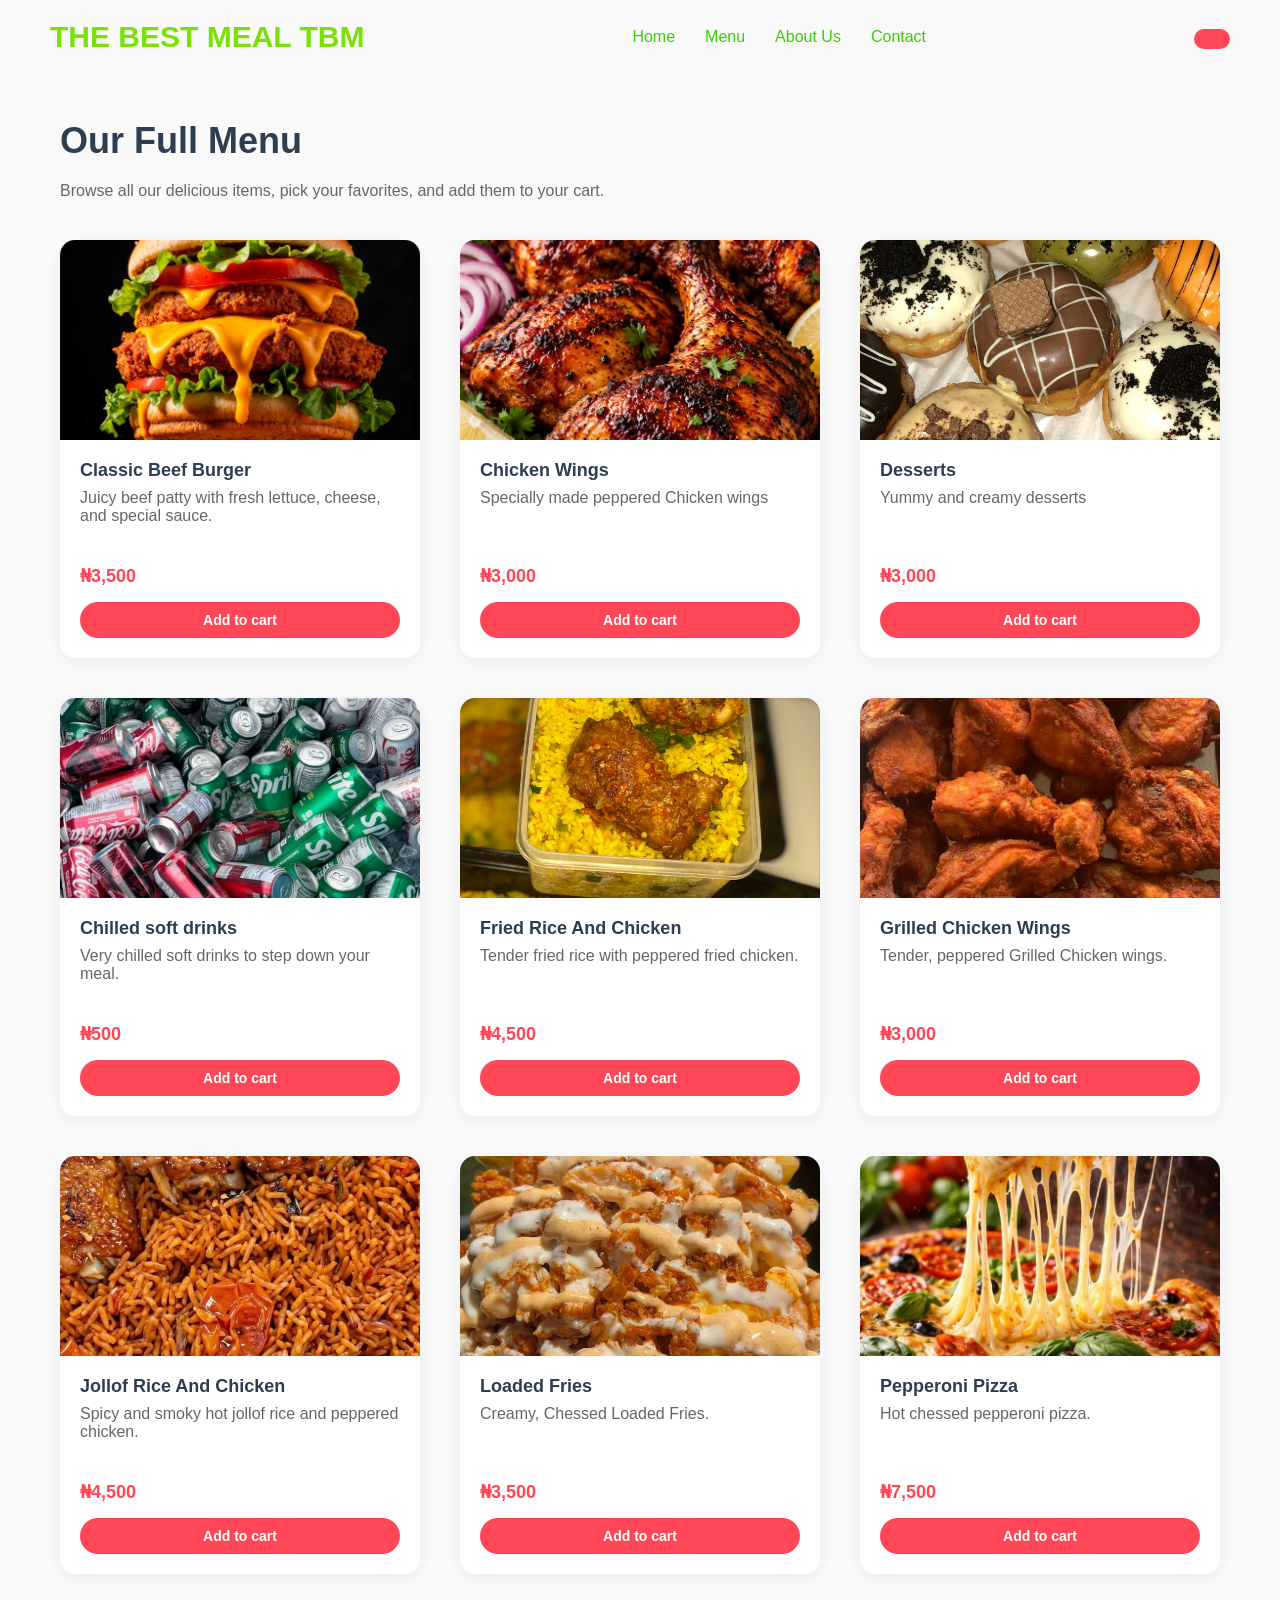
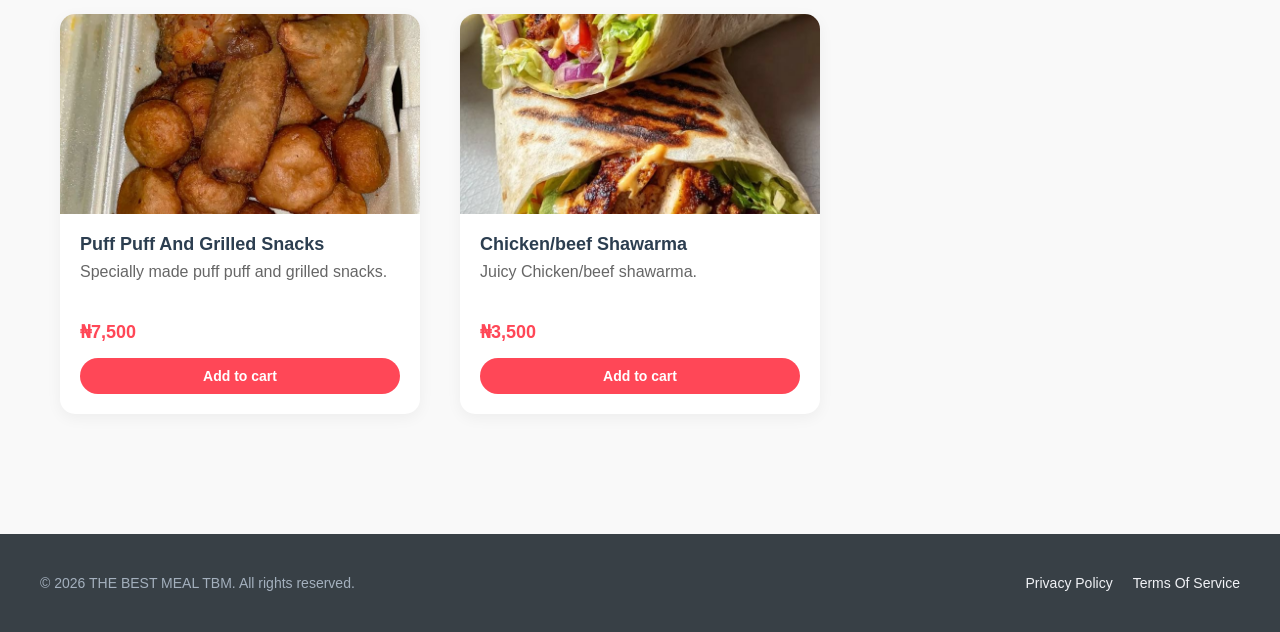
<file: menu.html>
<!doctype html>
<html lang="en">
  <head>
    <meta charset="UTF-8" />
    <meta name="viewport" content="width=device-width, initial-scale=1.0" />
    <title>THE BEST MEAL TBM</title>
    <link rel="stylesheet" href="style.css" />
  </head>
  <body>
    <header class="header">
      <div class="logo">
        <h1 class="title">THE BEST MEAL TBM</h1>
      </div>
      <nav>
        <input
          class="nav-toggle"
          type="checkbox"
          id="nav-toggle"
          aria-label="Toggle navigation"
        />
        <label class="nav-toggle-label" for="nav-toggle" aria-hidden="true">
          <span></span><span></span><span></span>
        </label>
        <ul>
          <li><a href="index.html">Home</a></li>
          <li><a href="menu.html">Menu</a></li>
          <li><a href="about.html">About Us</a></li>
          <li><a href="contact.html">Contact</a></li>
        </ul>
      </nav>
      <div class="cart-icon-container">
        <button id="cart-btn">
          <i class="fas fa-shopping-cart"></i>
        </button>
      </div>
    </header>
    <main class="menu-page-content">
      <h2>Our Full Menu</h2>
      <p>
        Browse all our delicious items, pick your favorites, and add them to
        your cart.
      </p>
      <div class="full-menu-grid">
        <!-- item 1: burger -->
        <div class="menu-item-card">
          <img src="image/Burger.jpg" alt="Burger" />
          <div class="menu-item-info">
            <h3>Classic Beef Burger</h3>
            <p>
              Juicy beef patty with fresh lettuce, cheese, and special sauce.
            </p>
            <span class="price">₦3,500</span>
            <button class="btn-add-cart">Add to cart</button>
          </div>
        </div>
        <!-- item 2: chicken wings -->
        <div class="menu-item-card">
          <img src="image/chicken wings.jpg" alt="Chicken Wings" />
          <div class="menu-item-info">
            <h3>Chicken Wings</h3>
            <p>Specially made peppered Chicken wings</p>
            <span class="price">₦3,000</span>
            <button class="btn-add-cart">Add to cart</button>
          </div>
        </div>
        <!-- item 3: desserts -->
        <div class="menu-item-card">
          <img src="image/Desserts.jpg" alt="Desserts" />
          <div class="menu-item-info">
            <h3>Desserts</h3>
            <p>Yummy and creamy desserts</p>
            <span class="price">₦3,000</span>
            <button class="btn-add-cart">Add to cart</button>
          </div>
        </div>
        <!-- item 4: drinks -->
        <div class="menu-item-card">
          <img src="image/Drinks.jpg" alt="Drinks" />
          <div class="menu-item-info">
            <h3>Chilled soft drinks</h3>
            <p>Very chilled soft drinks to step down your meal.</p>
            <span class="price">₦500</span>
            <button class="btn-add-cart">Add to cart</button>
          </div>
        </div>
        <!-- item 5: fried rice and chicken -->
        <div class="menu-item-card">
          <img
            src="image/fried rice and chicken.jpg"
            alt="Fried Rice And Chicken"
          />
          <div class="menu-item-info">
            <h3>Fried Rice And Chicken</h3>
            <p>Tender fried rice with peppered fried chicken.</p>
            <span class="price">₦4,500</span>
            <button class="btn-add-cart">Add to cart</button>
          </div>
        </div>
        <!-- item 6: grilled chicken -->
        <div class="menu-item-card">
          <img
            src="image/grilled chicken wings.jpg"
            alt="Grilled Chicken Wings"
          />
          <div class="menu-item-info">
            <h3>Grilled Chicken Wings</h3>
            <p>Tender, peppered Grilled Chicken wings.</p>
            <span class="price">₦3,000</span>
            <button class="btn-add-cart">Add to cart</button>
          </div>
        </div>
        <!-- items 7: jollof rice and chicken -->
        <div class="menu-item-card">
          <img
            src="image/jollof rice and chicken.jpg"
            alt="Jollof Rice And Chicken"
          />
          <div class="menu-item-info">
            <h3>Jollof Rice And Chicken</h3>
            <p>Spicy and smoky hot jollof rice and peppered chicken.</p>
            <span class="price">₦4,500</span>
            <button class="btn-add-cart">Add to cart</button>
          </div>
        </div>
        <!-- items 8: loaded fries -->
        <div class="menu-item-card">
          <img src="image/loaded fries.jpg" alt="loaded Fries" />
          <div class="menu-item-info">
            <h3>Loaded Fries</h3>
            <p>Creamy, Chessed Loaded Fries.</p>
            <span class="price">₦3,500</span>
            <button class="btn-add-cart">Add to cart</button>
          </div>
        </div>
        <!-- items 9: Pizza -->
        <div class="menu-item-card">
          <img src="image/Pizza.jpg" alt="Pizza" />
          <div class="menu-item-info">
            <h3>Pepperoni Pizza</h3>
            <p>Hot chessed pepperoni pizza.</p>
            <span class="price">₦7,500</span>
            <button class="btn-add-cart">Add to cart</button>
          </div>
        </div>
        <!-- items 10: puff puff and grilled snacks -->
        <div class="menu-item-card">
          <img
            src="image/puff puff and grilled snacks.jpg"
            alt="Puff Puff And Grilled Snacks"
          />
          <div class="menu-item-info">
            <h3>Puff Puff And Grilled Snacks</h3>
            <p>Specially made puff puff and grilled snacks.</p>
            <span class="price">₦7,500</span>
            <button class="btn-add-cart">Add to cart</button>
          </div>
        </div>
        <!-- items 11: shawarma -->
        <div class="menu-item-card">
          <img src="image/shawarma.jpg" alt="Shawarma" />
          <div class="menu-item-info">
            <h3>Chicken/beef Shawarma</h3>
            <p>Juicy Chicken/beef shawarma.</p>
            <span class="price">₦3,500</span>
            <button class="btn-add-cart">Add to cart</button>
          </div>
        </div>
      </div>
    </main>
    <footer>
      <div class="footer-content">
        <p>&copy; 2026 THE BEST MEAL TBM. All rights reserved.</p>
        <ul footer-links>
          <li><a href="privacy policy.html">Privacy Policy</a></li>
          <li><a href="Terms of service.html">Terms Of Service</a></li>
        </ul>
      </div>
    </footer>
  </body>
</html>
</file>
<file: style.css>
* {
  margin: 0;
  padding: 0;
  box-sizing: border-box;
}
body {
  font-family: "Segoe UI", Tahoma, Geneva, Verdana, sans-serif;
  background-color: #f9f9f9;
  color: #333;
}
header {
  position: absolute;
  top: 0;
  left: 0;
  width: 100%;
  display: flex;
  justify-content: space-between;
  align-items: center;
  padding: 20px 50px;
  z-index: 10;
}
.logo h1 {
  color: #7be105;
  font-size: 30px;
  font-weight: bold;
}
header nav ul {
  list-style: none;
  display: flex;
  gap: 30px;
}
.nav-toggle,
.nav-toggle-label {
  display: none;
}
header nav ul li a {
  text-decoration: none;
  color: #3ccc07;
  font-size: 16px;
  font-weight: 500;
  transition: color 0.3s ease;
}
header nav ul li a:hover {
  color: #ff4757;
}
@media (max-width: 768px) {
  header {
    padding: 16px 24px;
  }
  .logo h1 {
    font-size: 22px;
  }
  header nav {
    position: relative;
  }
  .nav-toggle {
    position: absolute;
    width: 1px;
    height: 1px;
    overflow: hidden;
    clip-path: inset(50%);
    white-space: nowrap;
  }
  .nav-toggle-label {
    width: 44px;
    height: 44px;
    display: flex;
    flex-direction: column;
    justify-content: center;
    align-items: center;
    gap: 5px;
    cursor: pointer;
  }
  .nav-toggle-label span {
    width: 23px;
    height: 2px;
    background-color: #3ccc07;
    transition:
      transform 0.2s ease,
      opacity 0.2s ease;
  }
  .nav-toggle:focus-visible + .nav-toggle-label {
    outline: 2px solid #ff4757;
    outline-offset: 2px;
  }
  header nav ul {
    position: absolute;
    top: calc(100% + 8px);
    right: 0;
    min-width: 180px;
    display: none;
    flex-direction: column;
    gap: 0;
    padding: 8px 0;
    background-color: rgba(30, 39, 46, 0.96);
    border-radius: 4px;
    box-shadow: 0 8px 20px rgba(0, 0, 0, 0.2);
  }
  header nav ul li a {
    display: block;
    padding: 12px 18px;
  }
  .nav-toggle:checked + .nav-toggle-label + ul {
    display: flex;
  }
  .nav-toggle:checked + .nav-toggle-label span:first-child {
    transform: translateY(7px) rotate(45deg);
  }
  .nav-toggle:checked + .nav-toggle-label span:nth-child(2) {
    opacity: 0;
  }
  .nav-toggle:checked + .nav-toggle-label span:last-child {
    transform: translateY(-7px) rotate(-45deg);
  }
}
.cart-icon-container button {
  background-color: #ff4757;
  color: white;
  border: none;
  padding: 10px 18px;
  border-radius: 25px;
  cursor: pointer;
  font-size: 15px;
  font-weight: bold;
  transition: background 0.3s ease;
}
.cart-icon-container button:hover {
  background-color: #ff6b81;
}
.video-container {
  position: absolute;
  top: 0;
  left: 0;
  width: 100%;
  height: 100%;
  z-index: 1;
}
.bg-video {
  width: 100%;
  height: 100%;
  object-fit: cover;
  position: absolute;
  top: 0;
  left: 0;
}
.video-overlay {
  position: absolute;
  top: 0;
  left: 0;
  width: 100%;
  height: 100%;
  background-color: rgba(0, 0, 0, 0.5);
  z-index: 2;
}
.hero {
  position: relative;
  width: 100%;
  height: 100vh;
  display: flex;
  justify-content: center;
  align-items: center;
  text-align: center;
  overflow: hidden;
  left: 50%;
  right: 50%;
  margin-left: -50vw;
  margin-right: -50vw;
}
.hero-content {
  position: relative;
  z-index: 2;
  color: #ffffff;
  max-width: 700px;
  padding: 0 20px;
}
.hero-content h2 {
  font-size: 42px;
  margin-bottom: 15px;
  font-weight: 700;
}
.hero-content p {
  font-size: 18px;
  margin-bottom: 30px;
  color: #f1f2f6;
}
.hero-search {
  display: flex;
  justify-content: center;
  gap: 10px;
  margin-bottom: 20px;
}
.hero-search input {
  width: 60%;
  padding: 12px 15px;
  border: none;
  border-radius: 30px;
  outline: none;
}
.hero-search button {
  padding: 12px 25px;
  background-color: #ff4757;
  color: white;
  border: none;
  border-radius: 30px;
  font-size: 16px;
  font-weight: bold;
  cursor: pointer;
  transition: background 0.3s ease;
}
.hero-search button:hover {
  background-color: #ff6b81;
}
.hero-cta .btn-primary {
  display: inline-block;
  background-color: #ffffff;
  color: #333;
  padding: 12px 30px;
  border-radius: 30px;
  text-decoration: none;
  font-size: 16px;
  transition: all 0.3s ease;
}
.hero-cta .btn-primary:hover {
  background-color: #ff4757;
  color: white;
}
.lower-content {
  background-image:
    linear-gradient(rgba(255, 255, 255, 0.58), rgba(255, 255, 255, 0.58)),
    url("image/background food website.jpg");
  background-size: cover;
  background-position: center;
  background-attachment: fixed;
}
.categories {
  padding: 60px 20px;
  max-width: 1200px;
  margin: 0 auto;
  text-align: center;
}
.categories h3 {
  font-size: 32px;
  margin-bottom: 40px;
  color: #2c3e50;
  font-weight: 700;
}
.category-grid {
  display: grid;
  grid-template-columns: repeat(3, 1fr);
  gap: 30px;
}
@media (max-width: 768px) {
  .category-grid {
    grid-template-columns: repeat(2, 1fr);
  }
}
@media (max-width: 480px) {
  .category-grid {
    grid-template-columns: 1fr;
  }
}
.category-card {
  background-color: #ffffff;
  border-radius: 15px;
  padding: 20px;
  box-shadow: 0 4px 15px rgba(0, 0, 0, 0.05);
  cursor: pointer;
  transition:
    transform 0.3s ease,
    box-shadow 0.3s ease;
}
.category-card:hover {
  transform: translateY(-10px);
  box-shadow: 0 8px 25px rgba(0, 0, 0, 0.1);
}
.category-card img {
  width: 100%;
  height: 500px;
  object-fit: cover;
  border-radius: 10px;
  margin-bottom: 15px;
}
.category-card h4 {
  font-size: 18px;
  color: #333;
  font-weight: 600;
  margin-bottom: 10px;
}
.full-menu-grid {
  display: grid;
  grid-template-columns: repeat(3, 1fr);
  gap: 40px;
  width: 100%;
}
@media (max-width: 768px) {
  .full-menu-grid {
    grid-template-columns: repeat(2, 1fr);
  }
}
@media (max-width: 480px) {
  .full-menu-grid {
    grid-template-columns: repeat(1fr);
  }
}
.menu-item-card {
  background-color: white;
  border-radius: 15px;
  overflow: hidden;
  box-shadow: 0 4px 15px rgba(0, 0, 0, 0.05);
  display: flex;
  flex-direction: column;
  width: 100%;
  transition:
    transform 0.3s ease,
    box-shadow 0.3s ease;
}
.menu-item-card:hover {
  transform: translateY(-8px);
  box-shadow: 0 8px 25px rgba(0, 0, 0, 0.1);
}
.menu-item-card img {
  width: 100%;
  height: 200px;
  object-fit: cover;
}
.menu-item-info {
  padding: 20px;
  display: flex;
  flex-direction: column;
  flex-grow: 1;
}
.menu-item-info h3 {
  font-size: 18px;
  color: #2c3e50;
  margin-bottom: 8px;
}
.menu-item-info p {
  font-size: 14px;
  color: #666;
  margin-bottom: 15px;
  flex-grow: 1;
}
.menu-item-info .price {
  font-size: 18px;
  font-weight: bold;
  color: #ff4757;
  margin-bottom: 15px;
}
.btn-add-cart {
  width: 100%;
  padding: 10px;
  background-color: #ff4757;
  color: white;
  border: none;
  border-radius: 25px;
  font-size: 14px;
  font-weight: bold;
  cursor: pointer;
  transition: background-color 0.3s ease;
}
.btn-add-cart:hover {
  background-color: #ff6b81;
}
.menu-page-content {
  padding: 120px 20px 60px 20px;
  max-width: 1200px;
  margin: 0 auto;
}
.menu-page-content h2 {
  font-size: 36px;
  margin-bottom: 20px;
  color: #2c3e50;
}
.menu-page-content p {
  font-size: 16px;
  color: #666;
  margin-bottom: 40px;
}
.about-page-content {
  padding: 120px 20px 60px 20px;
  max-width: 1200px;
  margin: 0 auto;
}
.about-page-text {
  text-align: center;
  margin-bottom: 60px;
}
.about-hero-text h2 {
  font-size: 36px;
  margin-bottom: 15px;
  color: #2c3e50;
}
.about-hero-text p {
  font-size: 16px;
  color: #666;
  max-width: 600px;
  margin: 0 auto;
}
.about-grid {
  display: grid;
  grid-template-columns: repeat(3, 1fr);
  gap: 30px;
}
@media (max-width: 768px) {
  .about-grid {
    grid-template-columns: 1fr;
  }
  .about-card {
    background-color: #ffffff;
    border-radius: 15px;
    padding: 30px;
    box-shadow: 0 4px 15px rgba(0, 0, 0, 0.05);
    transition: transform 0.3s ease;
  }
}
.about-card:hover {
  transform: translateY(-5e-3 * 1000px);
  trasform: translateY(-8px);
}
.about-card h3 {
  font-size: 20px;
  color: #2c3e50;
  margin-bottom: 15px;
}
.about-card p {
  font-size: 14px;
  color: #666;
  line-height: 1.6;
}
.contact-page-content {
  padding: 120px 20px 60px 20px;
  max-width: 1200px;
  margin: 0 auto;
}
.contact-header {
  text-align: center;
  margin-bottom: 50px;
}
.contact-header h2 {
  font-size: 36px;
  color: #2c3e50;
  margin-bottom: 15px;
}
.contact-header p {
  font-size: 16px;
  color: #666;
  max-width: 600px;
  margin: 0 auto;
}
.contact-grid {
  display: grid;
  grid-template-columns: 1fr 1.5fr;
  gap: 40px;
  background-color: #ffffff;
  padding: 40px;
  border-radius: 15px;
  box-shadow: 0 4px 15px rgba(0, 0, 0, 0.05);
}
@media (max-width: 768px) {
  .about-grid {
    grid-template-columns: 1fr;
  }
}
.contact-info h3 {
  font-size: 22px;
  color: #2c3e50;
  margin-bottom: 20px;
}
.contact-info p {
  font-size: 15px;
  color: #555;
  margin-bottom: 15px;
  line-height: 1.6;
}
.contact-form .form-group {
  margin-bottom: 20px;
}
.contact-form label {
  display: block;
  font-size: 14px;
  font-weight: bold;
  color: #2c3e50;
  margin-bottom: 8px;
}
.contact-form input .contact-form textarea {
  width: 100%;
  padding: 12px 15px;
  border: 1px solid;
  border-radius: 8px;
  font-size: 14px;
  font-family: inherit;
  outline: none;
  transition: border-color 0.3s ease;
}
.contact-form input:focus,
.contact-form textarea:focus {
  border-color: #ff4757;
}
.btn-submit {
  background-color: #ff4757;
  color: white;
  border: none;
  border-radius: 25px;
  padding: 12px 30px;
  font-size: 16px;
  font-weight: bold;
  cursor: pointer;
  transition: background-color 0.3s ease;
  width: 100%;
}
.btn-submit:hover {
  background-color: #ff6b81;
}
.legal-page-content {
  padding: 120px 20px 60px 20px;
  max-width: 900px;
  margin: 0 auto;
  background-color: #ffffff;
  margin-top: 40px;
  margin-bottom: 60px;
  border-radius: 15px;
  box-shadow: 0 4px 15px rgba(0, 0, 0, 0.03);
}
.legal-page-content h2 {
  font-size: 32px;
  color: #2c3e50;
  margin-bottom: 10px;
}
.legal-page-content .last-updated {
  font-size: 14px;
  color: #2c3e50;
  margin-bottom: 10px;
}
.legal-page-content section {
  margin-bottom: 25px;
}
.legal-page-content h3 {
  font-size: 18px;
  color: #2c3e50;
  margin-bottom: 8px;
}
.legal-page-content p {
  font-size: 15px;
  color: #555;
  line-height: 1.6;
}
.legal-page-content a {
  color: #ff4757;
  text-decoration: none;
}
.legal-page-content a:hover {
  text-decoration: underline;
}
footer {
  background-color: rgba(30, 39, 46, 0.88);
  color: #f1f2f6;
  padding: 40px 20px;
  text-align: center;
  margin-top: 60px;
  width: 100%;
}
.footer-content {
  max-width: 1200px;
  margin: 0 auto;
  display: flex;
  flex-direction: column;
  align-items: center;
  gap: 15px;
}
@media (min-width: 768px) {
  .footer-content {
    flex-direction: row;
    justify-content: space-between;
  }
}
.footer-content p {
  font-size: 14px;
  color: #a4b0be;
}
.footer-links,
footer ul[footer-links] {
  list-style: none;
  display: flex;
  gap: 20px;
}
.footer-links li a,
footer ul[footer-links] li a {
  text-decoration: none;
  color: #f1f2f6;
  font-size: 14px;
  transition: color 0.3s ease;
}
.footer-links li a:hover,
footer ul[footer-links] li a:hover {
  color: #ff4757;
}
</file>
